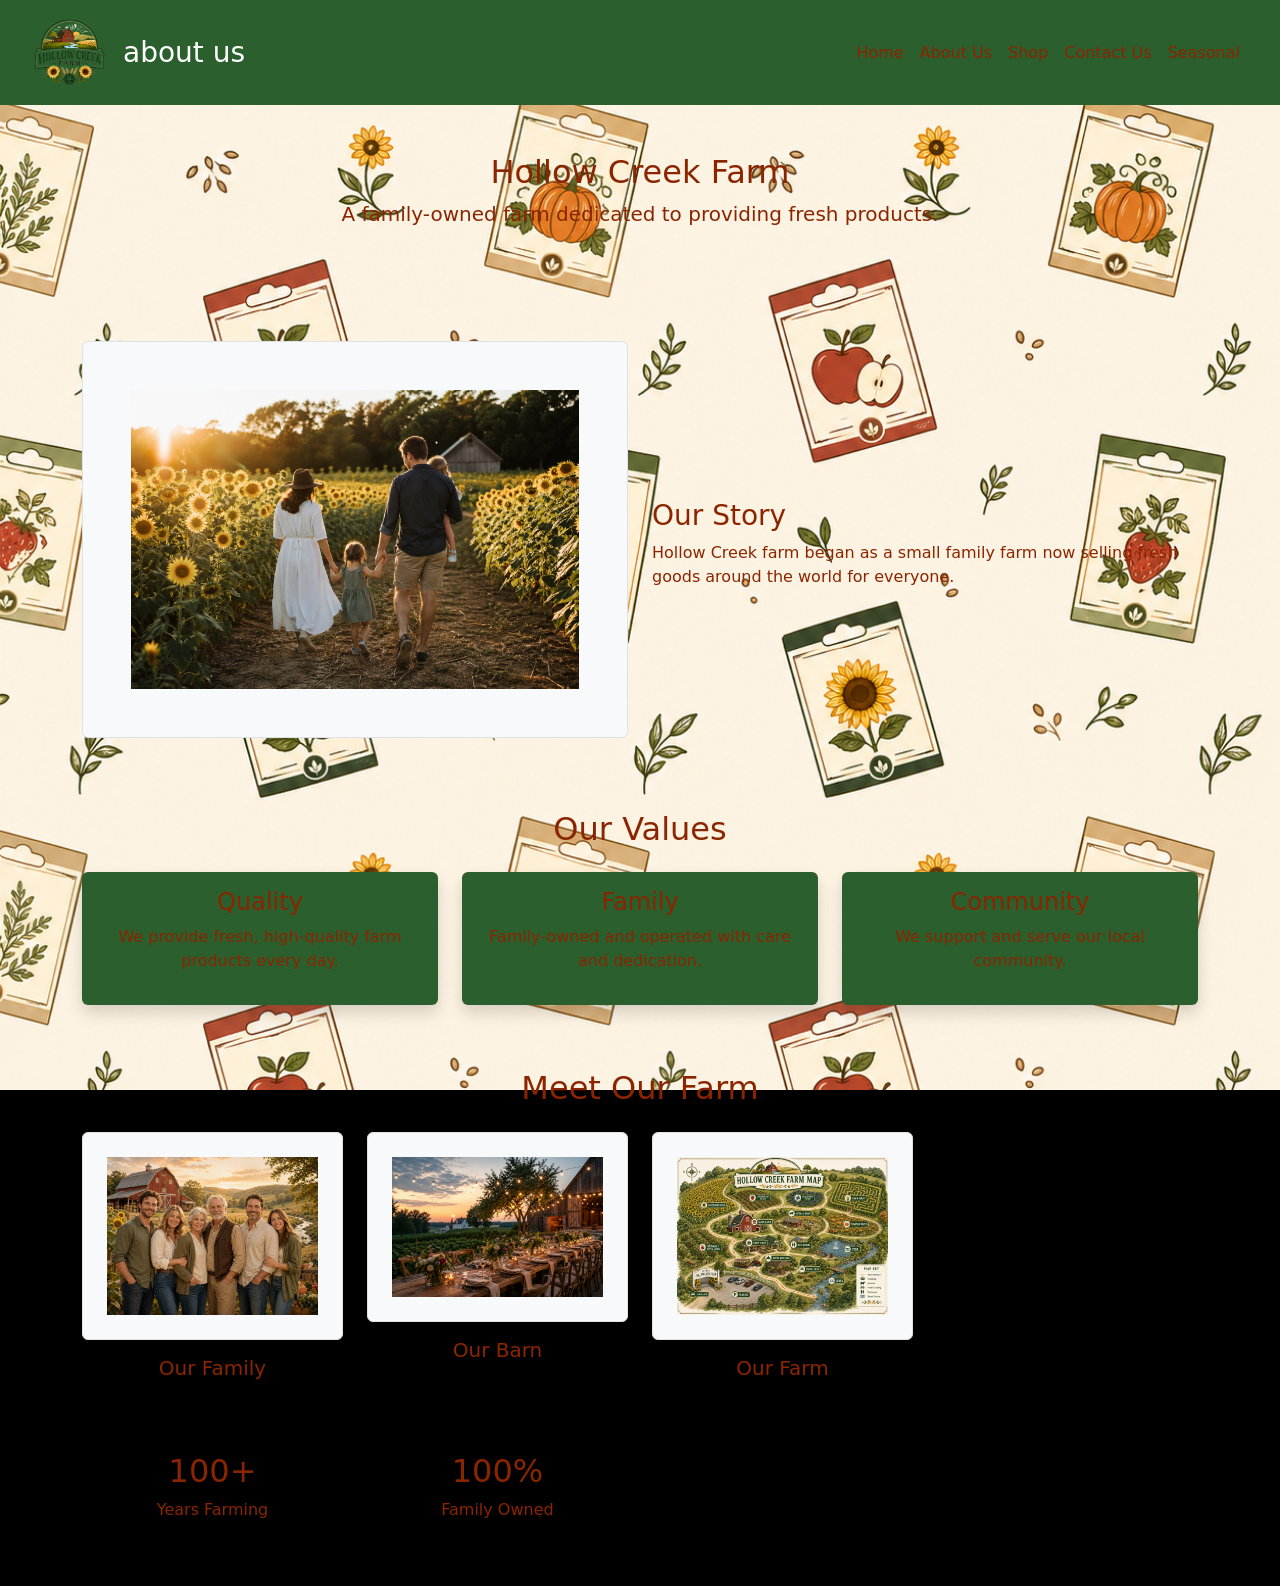
<file: About.html>
<!doctype html>
<html lang="en" data-bs-theme="light">
    <head>
        <title>Hollow Creek</title>
        <!-- Required meta tags -->
        <meta charset="utf-8" />
        <meta name="viewport" content="width=device-width, initial-scale=1" />

        <!-- Bootstrap CSS v5.3.8 -->
        <link
            href="https://cdn.jsdelivr.net/npm/bootstrap@5.3.8/dist/css/bootstrap.min.css"
            rel="stylesheet"
            integrity="sha384-sRIl4kxILFvY47J16cr9ZwB07vP4J8+LH7qKQnuqkuIAvNWLzeN8tE5YBujZqJLB"
            crossorigin="anonymous"
        />
        <link rel="stylesheet" href="styles.css" />
    </head>

    <body>
        <header>
            <nav class="navbar navbar-expand-lg navbar-dark navbar-home">
                <div class="container-fluid">
                    <a class="navbar-brand" href="index.html">
                        <img src="hclogo.png" class="navbarimg" alt="Logo" />
                    </a>
                    <div class="mx-auto text-white">
                     <h1 class="h3 mb-0"> about us</h1>
                    </div>
                    <button class="navbar-toggler" type="button" data-bs-toggle="collapse" data-bs-target="#navbarNavAltMarkup"
                        aria-controls="navbarNavAltMarkup" aria-expanded="false" aria-label="Toggle navigation">
                        <span class="navbar-toggler-icon"></span>
                    </button>
                    <div class="collapse navbar-collapse" id="navbarNavAltMarkup">
                        <div class="navbar-nav ms-auto">
                            <a class="nav-link" href="index.html">Home</a>
                            <a class="nav-link" href="About.html">About Us</a>
                            <a class="nav-link" href="store.html">Shop</a>
                            <a class="nav-link" href="contacts.html">Contact Us</a>
                            <a class="nav-link" href="SeasonalEvents.html">Seasonal</a>
                        </div>
                    </div>
                </div>
            </nav>
        </header>
       <main>

    <!-- Welcome Section -->
    <section class="container text-center py-5">
        <h2>Hollow Creek Farm</h2>
        <p class="lead">
            A family-owned farm dedicated to providing fresh products.
        </p>
    </section>

    <!-- Our Story -->
    <section class="container my-5">
        <div class="row align-items-center">

            <div class="col-md-6 mb-4">
                <div class="border rounded text-center p-5 bg-light">
                    <img src="Placeholder Images/photo-family-walking-sunflower-field.png" class="img-fluid" alt="Family Photo" />
                </div>
            </div>

            <div class="col-md-6">
                <h3>Our Story</h3>
                <p>
                    Hollow Creek farm began as a small family farm now selling fresh goods around the world for everyone.
                </p>
            </div>

        </div>
    </section>

    <!-- Our Values -->
    <section class="container my-5">

        <h2 class="text-center mb-4">Our Values</h2>

        <div class="row">

            <div class="col-md-4 mb-3">
                <div class="card shadow h-100">
                    <div class="card-body text-center">
                        <h4>Quality</h4>
                        <p>We provide fresh, high-quality farm products every day.</p>
                    </div>
                </div>
            </div>

            <div class="col-md-4 mb-3">
                <div class="card shadow h-100">
                    <div class="card-body text-center">
                        <h4>Family</h4>
                        <p>Family-owned and operated with care and dedication.</p>
                    </div>
                </div>
            </div>

            <div class="col-md-4 mb-3">
                <div class="card shadow h-100">
                    <div class="card-body text-center">
                        <h4>Community</h4>
                        <p>We support and serve our local community.</p>
                    </div>
                </div>
            </div>

        </div>
    </section>

    <!-- Meet Our Farm -->
    <section class="container my-5">

        <h2 class="text-center mb-4">Meet Our Farm</h2>

        <div class="row text-center">

            <div class="col-md-3 mb-3">
                <div class="border rounded p-4 bg-light">
                    <img src="Staff  Family Portrait Style Graphics/family-calloway-full-group-barn.png" class="img-fluid" alt="Family Photo" />
                </div>
                <h5 class="mt-3">Our Family</h5>
            </div>

            <div class="col-md-3 mb-3">
                <div class="border rounded p-4 bg-light">
                    <img src="Placeholder Images/barn-tables.png" class="img-fluid" alt="Barn Photo" />
                </div>
                <h5 class="mt-3">Our Barn</h5>
            </div>

            <div class="col-md-3 mb-3">
                <div class="border rounded p-4 bg-light">
                    <img src="Map.png" class="img-fluid" alt="Tractor Photo" />
                </div>
                <h5 class="mt-3">Our Farm</h5>
            </div>

        </div>
    </section>

    <!-- exrtas -->
    <section class="container my-5">

        <div class="row text-center">

            <div class="col-md-3">
                <h2>100+</h2>
                <p>Years Farming</p>
            </div>

            <div class="col-md-3">
                <h2>100%</h2>
                <p>Family Owned</p>
            </div>

        </div>
    </section>
    </main>
        <footer>
            <!-- place footer here -->
        </footer>
        <!-- Bootstrap JavaScript Bundle (includes Popper) -->
        <script
            src="https://cdn.jsdelivr.net/npm/bootstrap@5.3.8/dist/js/bootstrap.bundle.min.js"
            integrity="sha384-FKyoEForCGlyvwx9Hj09JcYn3nv7wiPVlz7YYwJrWVcXK/BmnVDxM+D2scQbITxI"
            crossorigin="anonymous"
        ></script>
    </body>
</html>
</file>
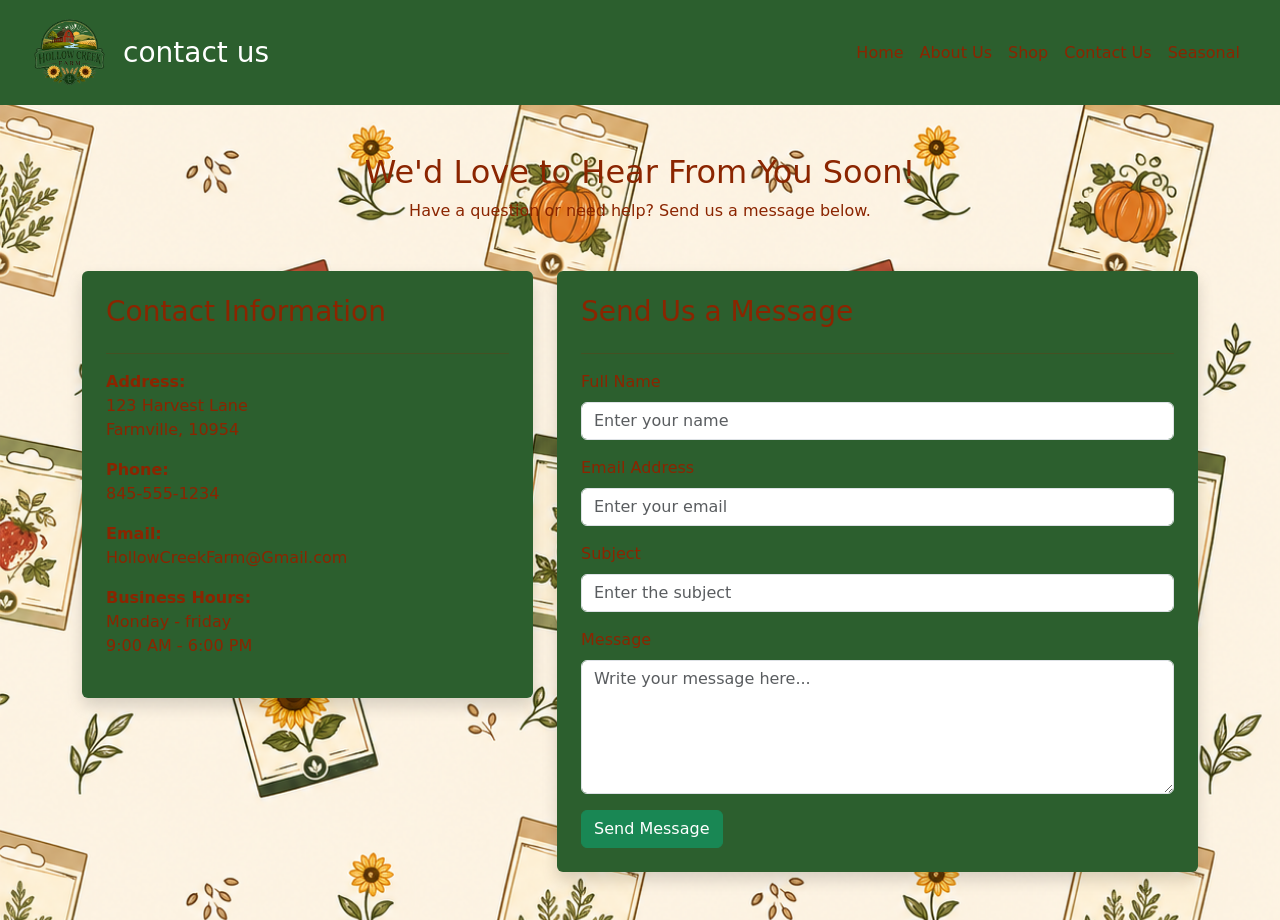
<file: contacts.html>
<!doctype html>
<html lang="en" data-bs-theme="light">
    <head>
        <title>Title</title>
        <!-- Required meta tags -->
        <meta charset="utf-8" />
        <meta name="viewport" content="width=device-width, initial-scale=1" />

        <!-- Bootstrap CSS v5.3.8 -->
        <link
            href="https://cdn.jsdelivr.net/npm/bootstrap@5.3.8/dist/css/bootstrap.min.css"
            rel="stylesheet"
            integrity="sha384-sRIl4kxILFvY47J16cr9ZwB07vP4J8+LH7qKQnuqkuIAvNWLzeN8tE5YBujZqJLB"
            crossorigin="anonymous"
        />
        <link rel="stylesheet" href="styles.css" />
    </head>

    <body>
        <header>
            <nav class="navbar navbar-expand-lg navbar-dark navbar-home">
                <div class="container-fluid">
                    <a class="navbar-brand" href="index.html">
                        <img src="hclogo.png" class="navbarimg" alt="Logo" />
                    </a>
                    <div class="mx-auto text-white">
                     <h1 class="h3 mb-0">contact us</h1>
                    </div>
                    <button class="navbar-toggler" type="button" data-bs-toggle="collapse" data-bs-target="#navbarNavAltMarkup"
                        aria-controls="#navbarNavAltMarkup" aria-expanded="false" aria-label="Toggle navigation">
                        <span class="navbar-toggler-icon"></span>
                    </button>
                    <div class="collapse navbar-collapse" id="navbarNavAltMarkup">
                        <div class="navbar-nav ms-auto">
                            <a class="nav-link" href="index.html">Home</a>
                            <a class="nav-link" href="About.html">About Us</a>
                            <a class="nav-link" href="store.html">Shop</a>
                            <a class="nav-link" href="contacts.html">Contact Us</a>
                            <a class="nav-link" href="SeasonalEvents.html">Seasonal</a>
                        </div>
                    </div>
                </div>
            </nav>
        </header>
<main class="container my-5">

    <div class="text-center mb-5">
        <h2>We'd Love to Hear From You Soon!</h2>
        <p>Have a question or need help? Send us a message below.</p>
    </div>

    <div class="row">

        <!-- Contact Information -->
        <div class="col-md-5 mb-4">
            <div class="card shadow p-4">
                <h3>Contact Information</h3>
                <hr>

                <p><strong>Address:</strong><br>
                123 Harvest Lane<br>
                Farmville, 10954</p>

                <p><strong>Phone:</strong><br>
                845-555-1234</p>

                <p><strong>Email:</strong><br>
                HollowCreekFarm@Gmail.com</p>

                <p><strong>Business Hours:</strong><br>
                Monday - friday <br>
                9:00 AM - 6:00 PM</p>
            </div>
        </div>

        <!-- Contact Form -->
        <div class="col-md-7">
            <div class="card shadow p-4">
                <h3>Send Us a Message</h3>
                <hr>

                <form>

                    <div class="mb-3">
                        <label class="form-label">Full Name</label>
                        <input type="text" class="form-control" placeholder="Enter your name">
                    </div>

                    <div class="mb-3">
                        <label class="form-label">Email Address</label>
                        <input type="email" class="form-control" placeholder="Enter your email">
                    </div>

                    <div class="mb-3">
                        <label class="form-label">Subject</label>
                        <input type="text" class="form-control" placeholder="Enter the subject">
                    </div>

                    <div class="mb-3">
                        <label class="form-label">Message</label>
                        <textarea class="form-control" rows="5" placeholder="Write your message here..."></textarea>
                    </div>

                    <button type="submit" class="btn btn-success">
                        Send Message
                    </button>

                </form>

            </div>
        </div>

    </div>

</main>
        <footer>
            <!-- place footer here -->
        </footer>
        <!-- Bootstrap JavaScript Bundle (includes Popper) -->
        <script
            src="https://cdn.jsdelivr.net/npm/bootstrap@5.3.8/dist/js/bootstrap.bundle.min.js"
            integrity="sha384-FKyoEForCGlyvwx9Hj09JcYn3nv7wiPVlz7YYwJrWVcXK/BmnVDxM+D2scQbITxI"
            crossorigin="anonymous"
        ></script>
    </body>
</html>
</file>
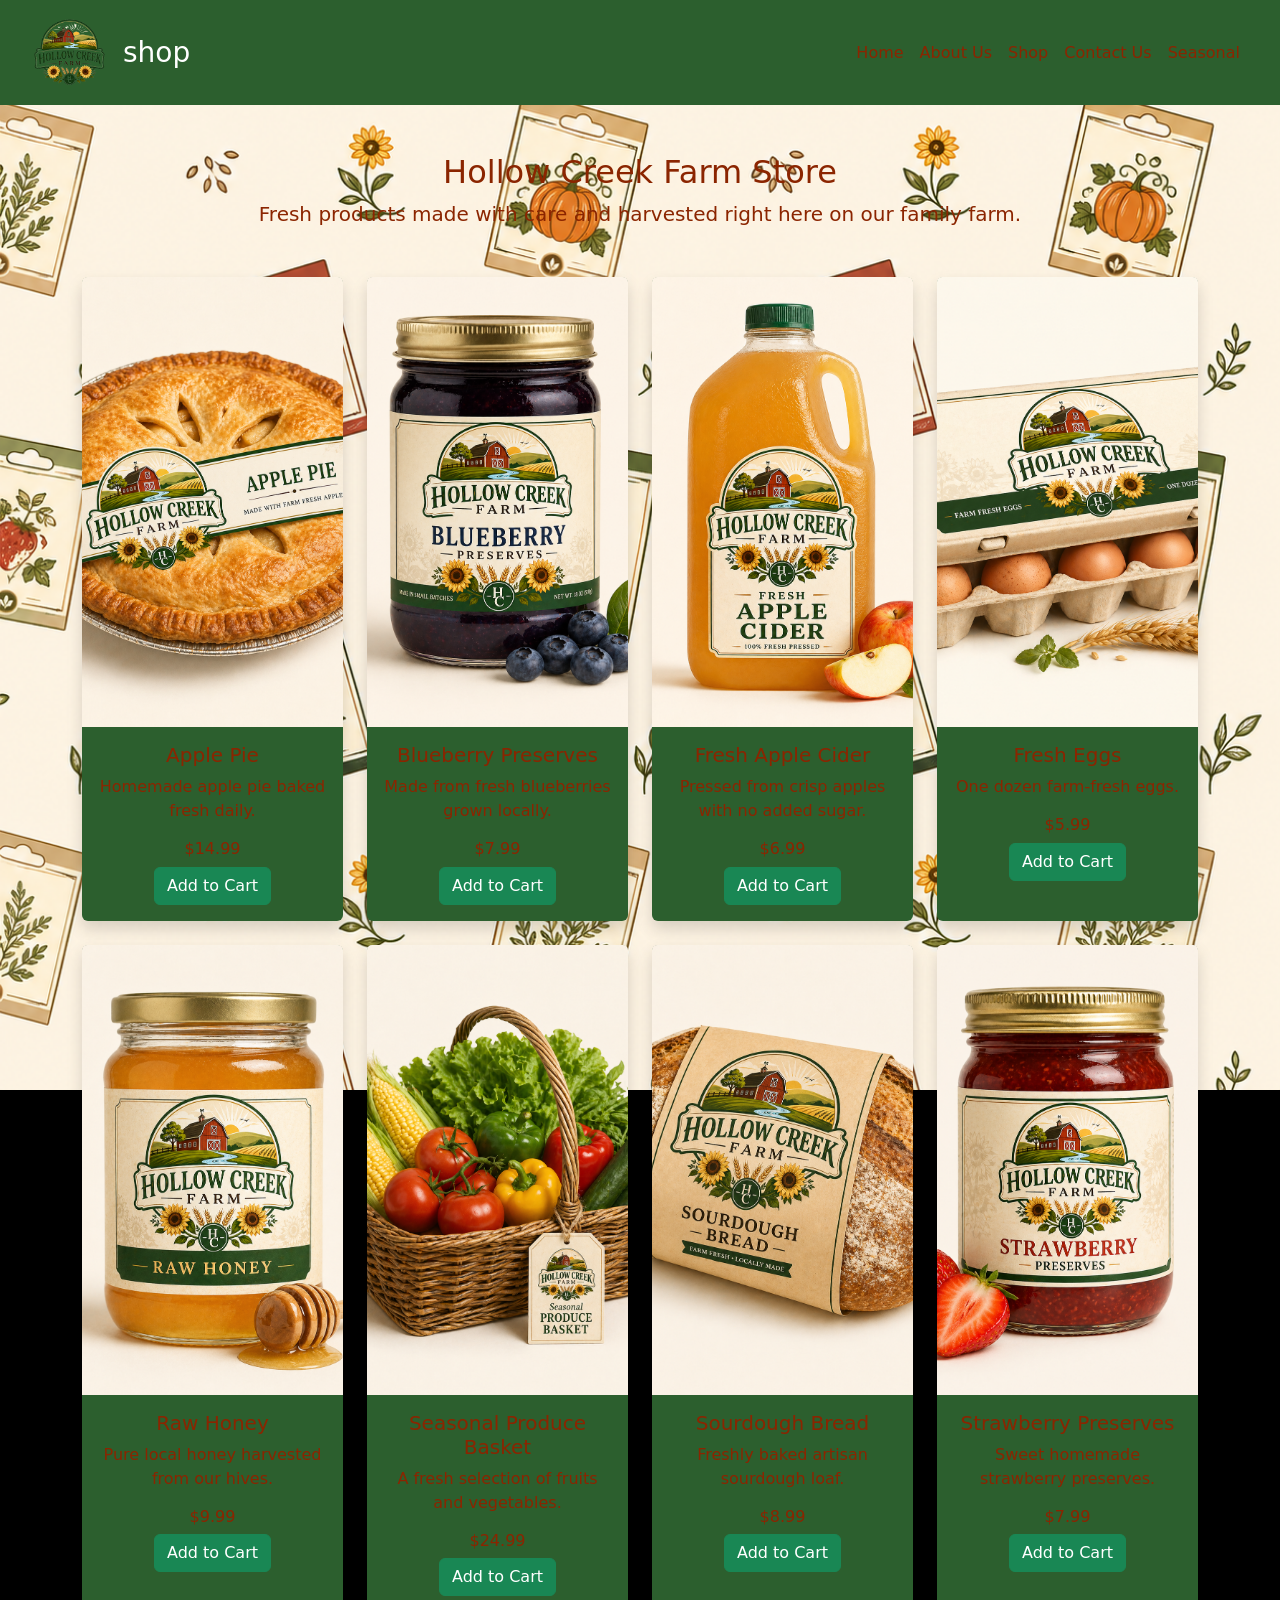
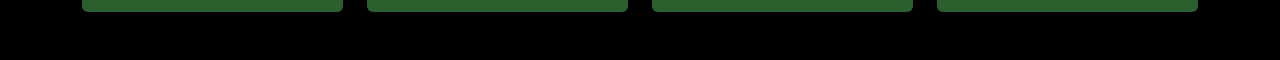
<file: store.html>
<!doctype html>
<html lang="en" data-bs-theme="light">
    <head>
        <title>Title</title>
        <!-- Required meta tags -->
        <meta charset="utf-8" />
        <meta name="viewport" content="width=device-width, initial-scale=1" />

        <!-- Bootstrap CSS v5.3.8 -->
        <link
            href="https://cdn.jsdelivr.net/npm/bootstrap@5.3.8/dist/css/bootstrap.min.css"
            rel="stylesheet"
            integrity="sha384-sRIl4kxILFvY47J16cr9ZwB07vP4J8+LH7qKQnuqkuIAvNWLzeN8tE5YBujZqJLB"
            crossorigin="anonymous"
        />
        <link rel="stylesheet" href="styles.css" />
    </head>

    <body>
        <header>
            <nav class="navbar navbar-expand-lg navbar-dark navbar-home">
                <div class="container-fluid">
                    <a class="navbar-brand" href="index.html">
                        <img src="hclogo.png" class="navbarimg" alt="Logo" />
                    </a>
                    <div class="mx-auto text-white">
                     <h1 class="h3 mb-0">shop</h1>
                    </div>
                    <button class="navbar-toggler" type="button" data-bs-toggle="collapse" data-bs-target="#navbarNavAltMarkup"
                        aria-controls="#navbarNavAltMarkup" aria-expanded="false" aria-label="Toggle navigation">
                        <span class="navbar-toggler-icon"></span>
                    </button>
                    <div class="collapse navbar-collapse" id="navbarNavAltMarkup">
                        <div class="navbar-nav ms-auto">
                            <a class="nav-link" href="index.html">Home</a>
                            <a class="nav-link" href="About.html">About Us</a>
                            <a class="nav-link" href="store.html">Shop</a>
                            <a class="nav-link" href="contacts.html">Contact Us</a>
                            <a class="nav-link" href="SeasonalEvents.html">Seasonal</a>
                        </div>
                    </div>
                </div>
            </nav>
        </header>
       <main class="container my-5">

    <div class="text-center mb-5">
        <h2>Hollow Creek Farm Store</h2>
        <p class="lead">
            Fresh products made with care and harvested right here on our family farm.
        </p>
    </div>

    <div class="row g-4">

        <!-- Apple Pie -->
        <div class="col-md-3">
            <div class="card h-100 shadow">
                <img src="productPhotos/product-apple-pie-bakery.png" class="card-img-top" alt="Apple Pie" />
                <div class="card-body text-center">
                    <h5>Apple Pie</h5>
                    <p>Homemade apple pie baked fresh daily.</p>
                    <h6>$14.99</h6>
                    <button class="btn btn-success">Add to Cart</button>
                </div>
            </div>
        </div>

        <!-- Blueberry Preserves -->
        <div class="col-md-3">
            <div class="card h-100 shadow">
                <img src="productPhotos/product-blueberry-preserves-jar.png" class="card-img-top" alt="Blueberry Preserves" />
                <div class="card-body text-center">
                    <h5>Blueberry Preserves</h5>
                    <p>Made from fresh blueberries grown locally.</p>
                    <h6>$7.99</h6>
                    <button class="btn btn-success">Add to Cart</button>
                </div>
            </div>
        </div>

        <!-- Apple Cider -->
        <div class="col-md-3">
            <div class="card h-100 shadow">
                <img src="productPhotos/product-fresh-apple-cider-jug.png" class="card-img-top" alt="Apple Cider" />
                <div class="card-body text-center">
                    <h5>Fresh Apple Cider</h5>
                    <p>Pressed from crisp apples with no added sugar.</p>
                    <h6>$6.99</h6>
                    <button class="btn btn-success">Add to Cart</button>
                </div>
            </div>
        </div>

        <!-- Eggs -->
        <div class="col-md-3">
            <div class="card h-100 shadow">
                <img src="productPhotos/product-fresh-eggs-dozen-carton.png" class="card-img-top" alt="Fresh Eggs" />
                <div class="card-body text-center">
                    <h5>Fresh Eggs</h5>
                    <p>One dozen farm-fresh eggs.</p>
                    <h6>$5.99</h6>
                    <button class="btn btn-success">Add to Cart</button>
                </div>
            </div>
        </div>

        <!-- Honey -->
        <div class="col-md-3">
            <div class="card h-100 shadow">
                <img src="productPhotos/product-raw-honey-jar.png" class="card-img-top" alt="Raw Honey" />
                <div class="card-body text-center">
                    <h5>Raw Honey</h5>
                    <p>Pure local honey harvested from our hives.</p>
                    <h6>$9.99</h6>
                    <button class="btn btn-success">Add to Cart</button>
                </div>
            </div>
        </div>

        <!-- Produce Basket -->
        <div class="col-md-3">
            <div class="card h-100 shadow">
                <img src="productPhotos/product-seasonal-produce-basket.png" class="card-img-top" alt="Seasonal Produce Basket" />
                <div class="card-body text-center">
                    <h5>Seasonal Produce Basket</h5>
                    <p>A fresh selection of fruits and vegetables.</p>
                    <h6>$24.99</h6>
                    <button class="btn btn-success">Add to Cart</button>
                </div>
            </div>
        </div>

        <!-- Bread -->
        <div class="col-md-3">
            <div class="card h-100 shadow">
                <img src="productPhotos/product-sourdough-bread-loaf.png" class="card-img-top" alt="Sourdough Bread" />
                <div class="card-body text-center">
                    <h5>Sourdough Bread</h5>
                    <p>Freshly baked artisan sourdough loaf.</p>
                    <h6>$8.99</h6>
                    <button class="btn btn-success">Add to Cart</button>
                </div>
            </div>
        </div>

        <!-- Strawberry Preserves -->
        <div class="col-md-3">
            <div class="card h-100 shadow">
                <img src="productPhotos/product-strawberry-preserves-jar.png" class="card-img-top" alt="Strawberry Preserves" />
                <div class="card-body text-center">
                    <h5>Strawberry Preserves</h5>
                    <p>Sweet homemade strawberry preserves.</p>
                    <h6>$7.99</h6>
                    <button class="btn btn-success">Add to Cart</button>
                </div>
            </div>
        </div>

    </div>

</main>
        <footer>
            <!-- place footer here -->
        </footer>
        <!-- Bootstrap JavaScript Bundle (includes Popper) -->
        <script
            src="https://cdn.jsdelivr.net/npm/bootstrap@5.3.8/dist/js/bootstrap.bundle.min.js"
            integrity="sha384-FKyoEForCGlyvwx9Hj09JcYn3nv7wiPVlz7YYwJrWVcXK/BmnVDxM+D2scQbITxI"
            crossorigin="anonymous"
        ></script>
    </body>
</html>
</file>
<file: styles.css>
:root {
    --color-barn-red: #8B2500;
}

body {
    background-color: black;
    color: var(--color-barn-red);
}

body a,
body a:link,
body a:visited,
body a:hover,
body a:active {
    color: var(--color-barn-red);
}

#carouselId {
    width: 70%;
    max-width: 900px;
    margin: 30px auto;
}

.card {
    border: none;
    background-color: #2C5F2E;
    color: var(--color-barn-red);
}
.card-img-top {
    height: 450px;
    object-fit: cover;
}

.card-body {
    min-height: 120px;
    text-align: center;
}
.navbar {
    flex-wrap: wrap;
    padding: 10px 20px;
}
.navbar-home {
    background-color: #2C5F2E;
}
.navbarimg {
    height: 40px;
    width: auto;
}
.navbar-home .nav-link {
    color: var(--color-barn-red);
}
.navbar-home .nav-link.active,
.navbar-home .nav-link:hover {
    color: var(--color-barn-red);
}
.navbarimg {
    height: 75px;
    width: auto;
}
body {
    background-image: url("Website-Background-Patterns/background.png");
    background-size: cover;
    background-position: center;
    background-repeat: no-repeat;
    background-attachment: fixed;
}
</file>
